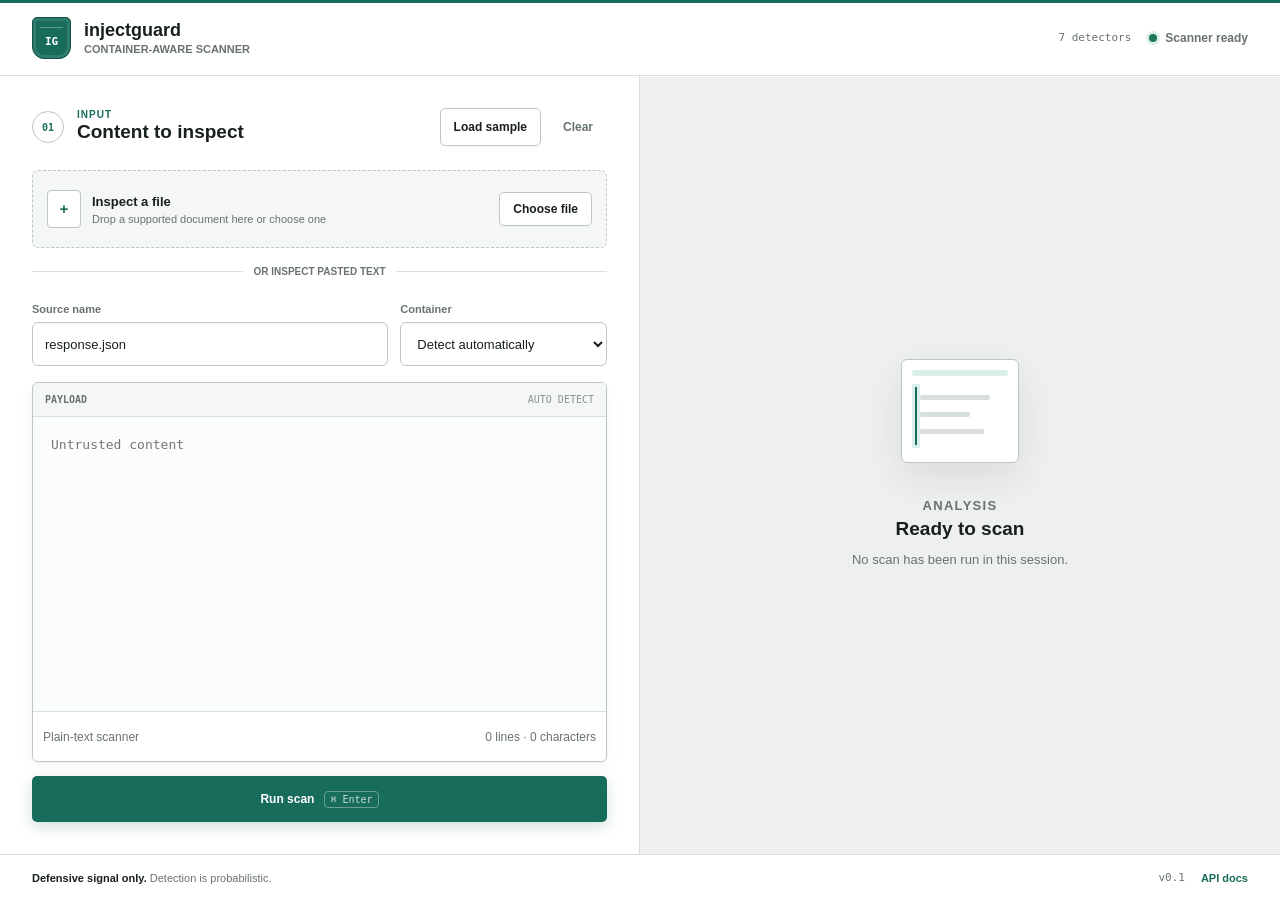
<file: src/injectguard/web/index.html>
<!doctype html>
<html lang="en">
  <head>
    <meta charset="utf-8">
    <meta name="viewport" content="width=device-width, initial-scale=1">
    <meta name="color-scheme" content="light dark">
    <meta name="description" content="Prompt-injection scanner for machine-shaped content.">
    <title>injectguard scanner</title>
    <link rel="stylesheet" href="styles.css">
    <script src="config.js"></script>
    <script src="app.js" defer></script>
  </head>
  <body>
    <header class="app-header">
      <div class="brand">
        <span class="brand-mark" aria-hidden="true"><span>IG</span></span>
        <div>
          <h1>injectguard</h1>
          <p>Container-aware scanner</p>
        </div>
      </div>
      <div class="header-meta">
        <span class="detector-count">7 detectors</span>
        <div class="privacy-status">
          <span class="status-dot" aria-hidden="true"></span>
          <span id="connection-label">Scanner ready</span>
        </div>
      </div>
    </header>

    <main class="workspace">
      <section class="input-pane" aria-labelledby="input-title">
        <div class="section-heading">
          <div class="heading-lockup">
            <span class="section-index" aria-hidden="true">01</span>
            <div>
            <p class="eyebrow">Input</p>
            <h2 id="input-title">Content to inspect</h2>
            </div>
          </div>
          <div class="input-actions">
            <button id="sample-button" class="button button-secondary" type="button">Load sample</button>
            <button id="clear-button" class="button button-quiet" type="button">Clear</button>
          </div>
        </div>

        <div id="drop-zone" class="file-inspector" tabindex="0" role="button" aria-label="Choose or drop a file to inspect">
          <div class="file-inspector-copy">
            <span class="file-icon" aria-hidden="true">+</span>
            <div>
              <strong>Inspect a file</strong>
              <span>Drop a supported document here or choose one</span>
            </div>
          </div>
          <label class="file-button button button-secondary" for="file-input">Choose file</label>
          <input id="file-input" type="file" accept=".txt,.md,.json,.csv,.html,.htm,.docx,.pdf" hidden>
        </div>

        <div id="selected-file" class="selected-file" hidden>
          <div class="selected-file-main">
            <span class="selected-file-mark" aria-hidden="true">DOC</span>
            <div>
              <strong id="selected-file-name"></strong>
              <span id="selected-file-meta"></span>
            </div>
          </div>
          <div class="selected-file-actions">
            <button id="remove-file-button" class="button button-quiet" type="button">Remove</button>
            <button id="inspect-file-button" class="button button-primary button-inline" type="button">Inspect file</button>
          </div>
        </div>

        <div id="upload-progress" class="upload-progress" hidden>
          <div class="progress-copy">
            <span id="progress-label">Preparing upload</span>
            <span id="progress-value">0%</span>
          </div>
          <div class="progress-track"><span id="progress-bar"></span></div>
        </div>

        <div class="input-divider"><span>or inspect pasted text</span></div>

        <div class="field-row">
          <label class="field filename-field">
            <span>Source name</span>
            <input id="source-input" type="text" value="response.json" placeholder="response.json" autocomplete="off">
          </label>
          <label class="field container-field">
            <span>Container</span>
            <select id="container-select">
              <option value="">Detect automatically</option>
              <option value="ENV_FILE">Environment file</option>
              <option value="CREDENTIALS">Credentials</option>
              <option value="JSON">JSON</option>
              <option value="YAML">YAML</option>
              <option value="SOURCE_COMMENT">Source comment</option>
              <option value="LOG">Log</option>
              <option value="HTML">HTML</option>
              <option value="MARKDOWN">Markdown</option>
              <option value="PDF_TEXT">PDF text</option>
              <option value="TOOL_RESPONSE">Tool response</option>
              <option value="UNKNOWN">Unknown</option>
            </select>
          </label>
        </div>

        <div class="editor-shell">
          <div class="editor-topline">
            <span>Payload</span>
            <span class="editor-language">plain text</span>
          </div>
          <textarea id="content-input" spellcheck="false" aria-label="Content to scan" placeholder="Untrusted content"></textarea>
          <div class="editor-footer">
            <span>Plain-text scanner</span>
            <span id="content-stats">0 lines · 0 characters</span>
          </div>
        </div>

        <button id="scan-button" class="button button-primary" type="button">
          <span>Run scan</span>
          <span class="button-key">⌘ Enter</span>
        </button>
      </section>

      <section class="result-pane" aria-labelledby="result-title" aria-live="polite">
        <div id="empty-state" class="empty-state">
          <div class="empty-visual" aria-hidden="true">
            <span class="scan-line line-one"></span>
            <span class="scan-line line-two"></span>
            <span class="scan-line line-three"></span>
            <span class="scan-cursor"></span>
          </div>
          <p class="eyebrow">Analysis</p>
          <h2 id="result-title">Ready to scan</h2>
          <p>No scan has been run in this session.</p>
        </div>

        <div id="loading-state" class="loading-state" hidden>
          <div class="spinner" aria-hidden="true"></div>
          <p>Running detectors…</p>
        </div>

        <div id="error-state" class="error-state" hidden>
          <p class="eyebrow">Scan failed</p>
          <h2>Could not inspect this content</h2>
          <p id="error-message"></p>
          <button id="retry-button" class="button button-secondary" type="button">Try again</button>
        </div>

        <div id="result-state" class="result-state" hidden>
          <div class="result-summary">
            <div class="verdict-copy">
              <p class="eyebrow">Verdict</p>
              <div class="verdict-line">
                <span id="verdict-badge" class="verdict-badge">Clean</span>
                <span id="container-badge" class="container-badge">JSON</span>
              </div>
              <p id="result-source" class="result-source"></p>
            </div>
            <div class="risk-display">
              <div id="risk-ring" class="risk-ring" style="--risk: 0">
                <div>
                  <strong id="risk-score">0%</strong>
                  <span>risk</span>
                </div>
              </div>
            </div>
          </div>

          <div class="assessment">
            <div class="assessment-heading">
              <h3>Assessment</h3>
              <span id="signal-count">0 signals</span>
            </div>
            <p id="assessment-copy"></p>
          </div>

          <div id="extraction-summary" class="extraction-summary" hidden>
            <div><span>Segments</span><strong id="segment-count">0</strong></div>
            <div><span>Characters</span><strong id="character-count">0</strong></div>
            <div><span>Pages</span><strong id="page-count">0</strong></div>
            <div><span>Hidden</span><strong id="hidden-count">0</strong></div>
          </div>

          <div class="signal-section">
            <div class="signal-heading">
              <div>
                <p class="eyebrow">Evidence</p>
                <h3 id="evidence-title">Detector signals</h3>
              </div>
              <span class="contribution-label">score × weight</span>
            </div>
            <div id="signal-list" class="signal-list"></div>
          </div>

          <details id="extracted-section" class="extracted-section" hidden>
            <summary>Extracted text <span id="extracted-count"></span></summary>
            <div id="extracted-list" class="extracted-list"></div>
          </details>
        </div>
      </section>
    </main>

    <footer class="app-footer">
      <span><strong>Defensive signal only.</strong> Detection is probabilistic.</span>
      <div class="footer-links">
        <span>v0.1</span>
        <a id="api-docs-link" href="docs">API docs</a>
      </div>
    </footer>
  </body>
</html>
</file>
<file: src/injectguard/web/styles.css>
:root {
  color-scheme: light;
  --bg: #eef1f0;
  --surface: #ffffff;
  --surface-subtle: #f5f7f6;
  --ink: #17201e;
  --muted: #68736f;
  --line: #d9dfdc;
  --line-strong: #bdc8c3;
  --brand: #176c5b;
  --brand-hover: #105548;
  --brand-soft: #dceee9;
  --clean: #1f765d;
  --suspicious: #ad6b0b;
  --injection: #b43a3f;
  --focus: #1a68b5;
  --shadow-sm: 0 1px 2px rgb(18 32 28 / 6%), 0 5px 18px rgb(18 32 28 / 4%);
  --shadow-md: 0 14px 36px rgb(18 32 28 / 9%);
  --radius: 6px;
  font-family: Inter, ui-sans-serif, -apple-system, BlinkMacSystemFont, "Segoe UI", sans-serif;
  background: var(--bg);
  color: var(--ink);
}

* {
  box-sizing: border-box;
}

body {
  margin: 0;
  min-width: 320px;
  min-height: 100vh;
  background: var(--bg);
  background-image: linear-gradient(var(--line) 1px, transparent 1px);
  background-size: 100% 64px;
}

button,
input,
select,
textarea {
  font: inherit;
  letter-spacing: 0;
}

button,
select,
input[type="file"] + label {
  cursor: pointer;
}

button:focus-visible,
input:focus-visible,
select:focus-visible,
textarea:focus-visible,
a:focus-visible {
  outline: 3px solid color-mix(in srgb, var(--focus) 28%, transparent);
  outline-offset: 2px;
}

[hidden] {
  display: none !important;
}

.app-header {
  position: relative;
  z-index: 2;
  height: 76px;
  display: flex;
  align-items: center;
  justify-content: space-between;
  padding: 0 32px;
  border-bottom: 1px solid var(--line);
  background: var(--surface);
  box-shadow: 0 1px 0 rgb(255 255 255 / 70%);
}

.app-header::before {
  position: absolute;
  top: 0;
  right: 0;
  left: 0;
  height: 3px;
  background: var(--brand);
  content: "";
}

.brand {
  display: flex;
  align-items: center;
  gap: 13px;
}

.brand-mark {
  position: relative;
  display: grid;
  width: 39px;
  height: 42px;
  place-items: center;
  overflow: hidden;
  border: 1px solid #0e4f43;
  border-radius: 5px 5px 12px 12px;
  background: var(--brand);
  color: #fff;
  font-family: ui-monospace, SFMono-Regular, Menlo, monospace;
  font-size: 11px;
  font-weight: 700;
  box-shadow: inset 0 0 0 3px rgb(255 255 255 / 10%);
}

.brand-mark::before {
  position: absolute;
  top: 9px;
  right: 7px;
  left: 7px;
  height: 1px;
  background: rgb(255 255 255 / 30%);
  content: "";
}

.brand-mark span {
  position: relative;
  margin-top: 8px;
}

.brand h1,
.brand p,
.section-heading h2,
.section-heading p,
.signal-heading h3,
.signal-heading p,
.assessment h3,
.empty-state h2,
.empty-state p,
.error-state h2,
.error-state p {
  margin: 0;
}

.brand h1 {
  font-size: 18px;
  font-weight: 760;
  line-height: 1.15;
}

.brand p {
  margin-top: 3px;
  color: var(--muted);
  font-size: 11px;
  font-weight: 550;
  text-transform: uppercase;
}

.header-meta {
  display: flex;
  align-items: center;
  gap: 18px;
}

.detector-count {
  color: var(--muted);
  font-family: ui-monospace, SFMono-Regular, Menlo, monospace;
  font-size: 11px;
}

.privacy-status {
  display: flex;
  align-items: center;
  gap: 8px;
  color: var(--muted);
  font-size: 12px;
  font-weight: 650;
}

.status-dot {
  width: 8px;
  height: 8px;
  border-radius: 50%;
  background: var(--clean);
  box-shadow: 0 0 0 3px #dcefe8;
}

.preview-mode .status-dot {
  background: var(--suspicious);
  box-shadow: 0 0 0 3px #f5ead5;
}

.workspace {
  display: grid;
  grid-template-columns: minmax(400px, 1fr) minmax(400px, 1fr);
  min-height: calc(100vh - 122px);
}

.input-pane,
.result-pane {
  min-width: 0;
  padding: 32px;
}

.input-pane {
  display: flex;
  flex-direction: column;
  border-right: 1px solid var(--line);
  background: var(--surface);
}

.result-pane {
  position: relative;
  overflow: auto;
  background: rgb(238 241 240 / 88%);
}

.section-heading,
.signal-heading,
.assessment-heading,
.verdict-line,
.editor-footer {
  display: flex;
  align-items: center;
  justify-content: space-between;
  gap: 12px;
}

.heading-lockup {
  display: flex;
  align-items: center;
  gap: 13px;
}

.section-index {
  display: grid;
  width: 32px;
  height: 32px;
  place-items: center;
  border: 1px solid var(--line-strong);
  border-radius: 50%;
  color: var(--brand);
  font-family: ui-monospace, SFMono-Regular, Menlo, monospace;
  font-size: 10px;
  font-weight: 800;
}

.section-heading h2,
.empty-state h2,
.error-state h2 {
  font-size: 19px;
  font-weight: 720;
  line-height: 1.3;
}

.eyebrow {
  margin: 0 0 5px;
  color: var(--brand);
  font-size: 10px;
  font-weight: 700;
  letter-spacing: 0.1em;
  text-transform: uppercase;
}

.input-actions {
  display: flex;
  align-items: center;
  gap: 8px;
}

.button {
  min-height: 38px;
  border: 1px solid transparent;
  border-radius: 5px;
  padding: 8px 13px;
  font-size: 12px;
  font-weight: 700;
  transition: background 120ms ease, border-color 120ms ease, box-shadow 120ms ease, color 120ms ease, transform 120ms ease;
}

.button-primary {
  display: flex;
  align-items: center;
  justify-content: center;
  gap: 10px;
  width: 100%;
  min-height: 46px;
  margin-top: 14px;
  background: var(--brand);
  color: #fff;
  box-shadow: 0 5px 14px rgb(23 108 91 / 20%);
}

.button-primary:hover {
  background: var(--brand-hover);
  box-shadow: 0 7px 18px rgb(23 108 91 / 24%);
  transform: translateY(-1px);
}

.button-primary:disabled {
  cursor: wait;
  opacity: 0.7;
  transform: none;
}

.button-inline {
  width: auto;
  min-height: 38px;
  margin-top: 0;
  padding-right: 16px;
  padding-left: 16px;
}

.button-secondary {
  border-color: var(--line-strong);
  background: var(--surface);
  color: var(--ink);
  box-shadow: 0 1px 1px rgb(18 32 28 / 4%);
}

.button-secondary:hover,
.button-quiet:hover {
  background: var(--surface-subtle);
}

.button-quiet {
  background: transparent;
  color: var(--muted);
}

.button-key {
  border: 1px solid rgb(255 255 255 / 35%);
  border-radius: 4px;
  padding: 2px 5px;
  color: rgb(255 255 255 / 75%);
  font-family: ui-monospace, SFMono-Regular, Menlo, monospace;
  font-size: 10px;
  font-weight: 500;
}

.field-row {
  display: grid;
  grid-template-columns: minmax(0, 1fr) minmax(185px, 0.58fr);
  gap: 12px;
  margin-top: 26px;
}

.file-inspector {
  display: flex;
  min-height: 78px;
  align-items: center;
  justify-content: space-between;
  gap: 16px;
  margin-top: 24px;
  border: 1px dashed var(--line-strong);
  border-radius: var(--radius);
  background: var(--surface-subtle);
  padding: 14px;
  transition: border-color 120ms ease, background 120ms ease, box-shadow 120ms ease;
}

.file-inspector:hover,
.file-inspector:focus-visible,
.file-inspector.dragging {
  border-color: var(--focus);
  background: color-mix(in srgb, var(--focus) 5%, var(--surface));
  box-shadow: inset 0 0 0 2px color-mix(in srgb, var(--focus) 12%, transparent);
}

.file-inspector-copy,
.selected-file-main,
.selected-file-actions {
  display: flex;
  align-items: center;
  gap: 11px;
}

.file-inspector-copy > div,
.selected-file-main > div {
  display: flex;
  min-width: 0;
  flex-direction: column;
  gap: 4px;
}

.file-inspector-copy strong,
.selected-file-main strong {
  overflow: hidden;
  font-size: 13px;
  text-overflow: ellipsis;
  white-space: nowrap;
}

.file-inspector-copy span:not(.file-icon),
.selected-file-main span {
  color: var(--muted);
  font-size: 11px;
}

.file-icon,
.selected-file-mark {
  display: grid;
  width: 34px;
  height: 38px;
  flex: 0 0 auto;
  place-items: center;
  border: 1px solid var(--line-strong);
  border-radius: 4px;
  background: var(--surface);
  color: var(--brand);
  font-family: ui-monospace, SFMono-Regular, Menlo, monospace;
  font-size: 14px;
  font-weight: 800;
}

.selected-file {
  display: flex;
  min-height: 66px;
  align-items: center;
  justify-content: space-between;
  gap: 14px;
  margin-top: 12px;
  border: 1px solid var(--line);
  border-radius: var(--radius);
  background: var(--surface);
  padding: 10px 12px;
  box-shadow: var(--shadow-sm);
}

.selected-file-main {
  min-width: 0;
}

.selected-file-mark {
  background: var(--brand-soft);
  font-size: 8px;
}

.upload-progress {
  margin-top: 12px;
  border: 1px solid var(--line);
  border-radius: var(--radius);
  background: var(--surface);
  padding: 11px 12px;
}

.progress-copy {
  display: flex;
  justify-content: space-between;
  margin-bottom: 8px;
  color: var(--muted);
  font-size: 11px;
}

.progress-track {
  height: 5px;
  overflow: hidden;
  border-radius: 3px;
  background: var(--line);
}

.progress-track span {
  display: block;
  width: 0;
  height: 100%;
  background: var(--brand);
  transition: width 180ms ease;
}

.input-divider {
  display: flex;
  align-items: center;
  gap: 10px;
  margin: 18px 0 0;
  color: var(--muted);
  font-size: 10px;
  font-weight: 700;
  text-transform: uppercase;
}

.input-divider::before,
.input-divider::after {
  height: 1px;
  flex: 1;
  background: var(--line);
  content: "";
}

.field {
  display: flex;
  flex-direction: column;
  gap: 7px;
}

.field > span {
  color: var(--muted);
  font-size: 11px;
  font-weight: 700;
}

.field input,
.field select {
  width: 100%;
  height: 44px;
  border: 1px solid var(--line-strong);
  border-radius: var(--radius);
  background: var(--surface);
  color: var(--ink);
  padding: 0 12px;
  font-size: 13px;
  box-shadow: inset 0 1px 1px rgb(18 32 28 / 3%);
}

.field input:hover,
.field select:hover {
  border-color: #94a29c;
}

.editor-shell {
  display: flex;
  flex: 1;
  flex-direction: column;
  min-height: 300px;
  margin-top: 16px;
  overflow: hidden;
  border: 1px solid var(--line-strong);
  border-radius: var(--radius);
  background: #fbfcfc;
  box-shadow: var(--shadow-sm);
  transition: border-color 120ms ease, box-shadow 120ms ease;
}

.editor-topline {
  display: flex;
  min-height: 34px;
  align-items: center;
  justify-content: space-between;
  padding: 0 12px;
  border-bottom: 1px solid var(--line);
  background: var(--surface-subtle);
  color: var(--muted);
  font-family: ui-monospace, SFMono-Regular, Menlo, Consolas, monospace;
  font-size: 10px;
  font-weight: 700;
  text-transform: uppercase;
}

.editor-language {
  color: #89938f;
  font-weight: 500;
}

.editor-shell textarea {
  width: 100%;
  flex: 1;
  resize: none;
  border: 0;
  outline: 0;
  background: transparent;
  color: #20252d;
  padding: 17px 18px;
  font-family: ui-monospace, SFMono-Regular, Menlo, Consolas, monospace;
  font-size: 13px;
  line-height: 1.7;
  tab-size: 2;
}

.editor-footer {
  min-height: 50px;
  padding: 8px 10px;
  border-top: 1px solid var(--line);
  background: var(--surface);
  color: var(--muted);
  font-size: 12px;
}

.file-button {
  display: inline-flex;
  min-height: 34px;
  align-items: center;
}

.empty-state,
.loading-state,
.error-state {
  display: flex;
  min-height: 100%;
  max-width: 380px;
  margin: auto;
  align-items: center;
  justify-content: center;
  flex-direction: column;
  text-align: center;
}

.empty-state p,
.error-state > p:not(.eyebrow) {
  margin-top: 9px;
  color: var(--muted);
  font-size: 13px;
  line-height: 1.6;
}

.empty-visual {
  position: relative;
  width: 118px;
  height: 104px;
  margin-bottom: 24px;
  border: 1px solid var(--line-strong);
  border-radius: var(--radius);
  background: var(--surface);
  box-shadow: var(--shadow-md);
}

.empty-visual::before {
  position: absolute;
  top: 10px;
  right: 10px;
  left: 10px;
  height: 6px;
  border-radius: 2px;
  background: var(--brand-soft);
  content: "";
}

.scan-line {
  position: absolute;
  left: 18px;
  height: 5px;
  border-radius: 2px;
  background: var(--line);
}

.line-one { top: 35px; width: 70px; }
.line-two { top: 52px; width: 50px; }
.line-three { top: 69px; width: 64px; }

.scan-cursor {
  position: absolute;
  top: 27px;
  bottom: 17px;
  left: 13px;
  width: 2px;
  background: var(--brand);
  box-shadow: 0 0 0 3px var(--brand-soft);
}

.loading-state p {
  color: var(--muted);
}

.spinner {
  width: 32px;
  height: 32px;
  margin-bottom: 14px;
  border: 3px solid var(--line);
  border-top-color: var(--brand);
  border-radius: 50%;
  animation: spin 700ms linear infinite;
}

@keyframes spin {
  to { transform: rotate(360deg); }
}

.error-state .button {
  margin-top: 18px;
}

.result-state {
  max-width: 760px;
  margin: 0 auto;
  border: 1px solid var(--line);
  border-radius: var(--radius);
  background: var(--surface);
  box-shadow: var(--shadow-md);
}

.result-summary {
  display: flex;
  align-items: center;
  justify-content: space-between;
  min-height: 154px;
  padding: 26px;
  border-bottom: 1px solid var(--line);
}

.verdict-line {
  justify-content: flex-start;
  flex-wrap: wrap;
}

.verdict-badge {
  font-size: 32px;
  font-weight: 760;
  line-height: 1.15;
}

.verdict-badge.clean { color: var(--clean); }
.verdict-badge.suspicious { color: var(--suspicious); }
.verdict-badge.injection { color: var(--injection); }
.verdict-badge.allow { color: var(--clean); }
.verdict-badge.review { color: var(--suspicious); }
.verdict-badge.block { color: var(--injection); }

.container-badge {
  border: 1px solid var(--line-strong);
  border-radius: 999px;
  background: var(--surface-subtle);
  color: var(--muted);
  padding: 5px 9px;
  font-family: ui-monospace, SFMono-Regular, Menlo, monospace;
  font-size: 11px;
  font-weight: 700;
}

.result-source {
  min-height: 18px;
  margin: 9px 0 0;
  color: var(--muted);
  font-size: 12px;
}

.risk-ring {
  --ring-color: var(--clean);
  position: relative;
  display: grid;
  width: 112px;
  height: 112px;
  place-items: center;
  border-radius: 50%;
  background: conic-gradient(var(--ring-color) calc(var(--risk) * 1turn), var(--line) 0);
}

.risk-ring::before {
  position: absolute;
  width: 88px;
  height: 88px;
  border-radius: 50%;
  background: var(--surface);
  content: "";
}

.risk-ring > div {
  z-index: 1;
  display: flex;
  align-items: center;
  flex-direction: column;
}

.risk-ring strong {
  font-size: 23px;
}

.risk-ring span {
  color: var(--muted);
  font-size: 11px;
  text-transform: uppercase;
}

.assessment {
  padding: 22px 26px;
  border-bottom: 1px solid var(--line);
}

.assessment h3,
.signal-heading h3 {
  font-size: 15px;
}

.assessment-heading span,
.contribution-label {
  color: var(--muted);
  font-size: 11px;
}

.assessment > p {
  margin: 9px 0 0;
  color: #4c5561;
  font-size: 13px;
  line-height: 1.6;
}

.extraction-summary {
  display: grid;
  grid-template-columns: repeat(4, minmax(0, 1fr));
  border-bottom: 1px solid var(--line);
  background: var(--surface-subtle);
  padding: 14px 26px;
}

.extraction-summary > div {
  display: flex;
  min-width: 0;
  flex-direction: column;
  gap: 3px;
  border-right: 1px solid var(--line);
  padding: 0 13px;
}

.extraction-summary > div:first-child {
  padding-left: 0;
}

.extraction-summary > div:last-child {
  border-right: 0;
}

.extraction-summary span {
  color: var(--muted);
  font-size: 9px;
  font-weight: 700;
  text-transform: uppercase;
}

.extraction-summary strong {
  font-family: ui-monospace, SFMono-Regular, Menlo, monospace;
  font-size: 14px;
}

.signal-section {
  padding: 22px 26px 26px;
}

.signal-heading {
  align-items: flex-end;
  margin-bottom: 12px;
}

.signal-list {
  display: grid;
  gap: 8px;
}

.signal-card {
  overflow: hidden;
  border: 1px solid var(--line);
  border-radius: var(--radius);
  background: var(--surface);
  transition: border-color 120ms ease, box-shadow 120ms ease;
}

.signal-card[open] {
  border-color: var(--line-strong);
  box-shadow: var(--shadow-sm);
}

.signal-card summary {
  display: grid;
  grid-template-columns: minmax(0, 1fr) 82px 34px 14px;
  gap: 14px;
  align-items: center;
  padding: 13px 14px;
  cursor: pointer;
  list-style: none;
}

.signal-card summary::after {
  color: var(--muted);
  content: "+";
  font-family: ui-monospace, SFMono-Regular, Menlo, monospace;
  font-size: 15px;
  text-align: right;
}

.signal-card[open] summary::after {
  content: "−";
}

.signal-card summary::-webkit-details-marker {
  display: none;
}

.signal-name {
  display: flex;
  min-width: 0;
  align-items: center;
  gap: 9px;
  font-size: 13px;
  font-weight: 700;
}

.signal-name::before {
  width: 7px;
  height: 7px;
  flex: 0 0 auto;
  border-radius: 50%;
  background: var(--signal-color, var(--muted));
  content: "";
}

.signal-name span {
  overflow: hidden;
  text-overflow: ellipsis;
  white-space: nowrap;
}

.signal-meter {
  height: 5px;
  overflow: hidden;
  border-radius: 5px;
  background: var(--line);
}

.signal-meter span {
  display: block;
  width: calc(var(--contribution) * 100%);
  height: 100%;
  border-radius: inherit;
  background: var(--signal-color, var(--muted));
}

.signal-score-label {
  color: var(--muted);
  font-family: ui-monospace, SFMono-Regular, Menlo, monospace;
  font-size: 10px;
  text-align: right;
}

.signal-detail {
  padding: 0 14px 14px 30px;
  color: var(--muted);
  font-size: 12px;
  line-height: 1.55;
}

.signal-detail dl {
  display: grid;
  grid-template-columns: repeat(3, 1fr);
  gap: 12px;
  margin: 0 0 10px;
}

.signal-detail dt {
  color: var(--muted);
  font-size: 10px;
  text-transform: uppercase;
}

.signal-detail dd {
  margin: 2px 0 0;
  color: var(--ink);
  font-family: ui-monospace, SFMono-Regular, Menlo, monospace;
}

.signal-excerpt {
  margin: 9px 0 0;
  border-left: 3px solid var(--signal-color, var(--line-strong));
  background: var(--surface-subtle);
  color: #343b45;
  padding: 9px 10px;
  overflow-wrap: anywhere;
  font-family: ui-monospace, SFMono-Regular, Menlo, monospace;
}

.finding-meta {
  display: flex;
  flex-wrap: wrap;
  gap: 6px 12px;
  margin: 0 0 9px;
  color: var(--muted);
  font-size: 10px;
}

.visibility-label {
  border: 1px solid var(--line);
  border-radius: 3px;
  background: var(--surface-subtle);
  padding: 1px 5px;
  font-family: ui-monospace, SFMono-Regular, Menlo, monospace;
  text-transform: uppercase;
}

.visibility-label.hidden {
  border-color: #d5a3a5;
  background: #faeeee;
  color: var(--injection);
}

.extracted-section {
  border-top: 1px solid var(--line);
}

.extracted-section > summary {
  display: flex;
  justify-content: space-between;
  padding: 16px 26px;
  cursor: pointer;
  color: var(--ink);
  font-size: 12px;
  font-weight: 700;
  list-style: none;
}

.extracted-section > summary::-webkit-details-marker {
  display: none;
}

.extracted-section > summary::after {
  color: var(--muted);
  content: "+";
}

.extracted-section[open] > summary::after {
  content: "-";
}

.extracted-list {
  display: grid;
  max-height: 430px;
  gap: 8px;
  overflow: auto;
  border-top: 1px solid var(--line);
  background: var(--surface-subtle);
  padding: 14px;
}

.extracted-item {
  border: 1px solid var(--line);
  border-radius: 4px;
  background: var(--surface);
  padding: 10px;
}

.extracted-item header {
  display: flex;
  justify-content: space-between;
  gap: 10px;
  margin-bottom: 7px;
  color: var(--muted);
  font-size: 10px;
}

.extracted-item pre {
  margin: 0;
  overflow-wrap: anywhere;
  color: #343b45;
  font-family: ui-monospace, SFMono-Regular, Menlo, monospace;
  font-size: 11px;
  line-height: 1.55;
  white-space: pre-wrap;
}

.no-signals {
  border: 1px solid var(--line);
  border-radius: var(--radius);
  background: var(--surface);
  color: var(--muted);
  padding: 18px;
  font-size: 13px;
  text-align: center;
}

.app-footer {
  display: flex;
  min-height: 46px;
  align-items: center;
  justify-content: space-between;
  gap: 16px;
  padding: 8px 32px;
  border-top: 1px solid var(--line);
  background: var(--surface);
  color: var(--muted);
  font-size: 11px;
}

.app-footer strong {
  color: var(--ink);
  font-weight: 700;
}

.footer-links {
  display: flex;
  align-items: center;
  gap: 16px;
}

.footer-links > span {
  font-family: ui-monospace, SFMono-Regular, Menlo, monospace;
}

.app-footer a {
  color: var(--brand);
  font-weight: 700;
  text-decoration: none;
}

@media (max-width: 880px) {
  .workspace {
    display: block;
  }

  .input-pane {
    min-height: calc(100vh - 76px);
    border-right: 0;
    border-bottom: 1px solid var(--line);
  }

  .result-pane {
    min-height: 620px;
  }
}

@media (max-width: 560px) {
  .app-header,
  .input-pane,
  .result-pane {
    padding-right: 16px;
    padding-left: 16px;
  }

  .privacy-status {
    font-size: 0;
  }

  .detector-count {
    display: none;
  }

  .field-row {
    grid-template-columns: 1fr;
  }

  .section-heading {
    align-items: flex-start;
    flex-direction: column;
  }

  .input-actions {
    width: 100%;
  }

  .input-actions .button {
    flex: 1;
  }

  .editor-shell {
    min-height: 360px;
  }

  .file-inspector,
  .selected-file {
    align-items: stretch;
    flex-direction: column;
  }

  .file-inspector .file-button,
  .selected-file-actions,
  .selected-file-actions .button {
    width: 100%;
  }

  .selected-file-actions .button {
    flex: 1;
  }

  .result-summary {
    align-items: flex-start;
    padding: 22px;
  }

  .risk-ring {
    width: 92px;
    height: 92px;
  }

  .risk-ring::before {
    width: 72px;
    height: 72px;
  }

  .app-footer {
    align-items: flex-start;
    padding: 12px 16px;
  }

  .assessment,
  .signal-section {
    padding-right: 18px;
    padding-left: 18px;
  }

  .extraction-summary {
    grid-template-columns: repeat(2, minmax(0, 1fr));
    gap: 12px 0;
  }

  .extraction-summary > div:nth-child(2) {
    border-right: 0;
  }

  .signal-card summary {
    grid-template-columns: minmax(0, 1fr) 46px 30px 12px;
    gap: 8px;
  }
}

@media (prefers-reduced-motion: reduce) {
  *,
  *::before,
  *::after {
    scroll-behavior: auto !important;
    transition: none !important;
    animation-duration: 0.01ms !important;
    animation-iteration-count: 1 !important;
  }
}

@media (prefers-color-scheme: dark) {
  :root {
    color-scheme: dark;
    --bg: #15181c;
    --surface: #1d2126;
    --surface-subtle: #24292f;
    --ink: #f2f4f7;
    --muted: #a8b0bb;
    --line: #343b44;
    --line-strong: #48515c;
    --brand: #3f9f8e;
    --brand-hover: #348676;
    --brand-soft: #243f39;
    --clean: #58b89a;
    --suspicious: #e4a84e;
    --injection: #ef7479;
    --focus: #5aa7eb;
  }

  .status-dot {
    box-shadow: 0 0 0 3px #234138;
  }

  .preview-mode .status-dot {
    box-shadow: 0 0 0 3px #4a3c26;
  }

  .result-pane {
    background: rgb(21 24 28 / 90%);
  }

  .editor-shell {
    background: #191e21;
  }

  .editor-shell textarea,
  .assessment > p,
  .signal-excerpt {
    color: var(--ink);
  }
}
</file>
